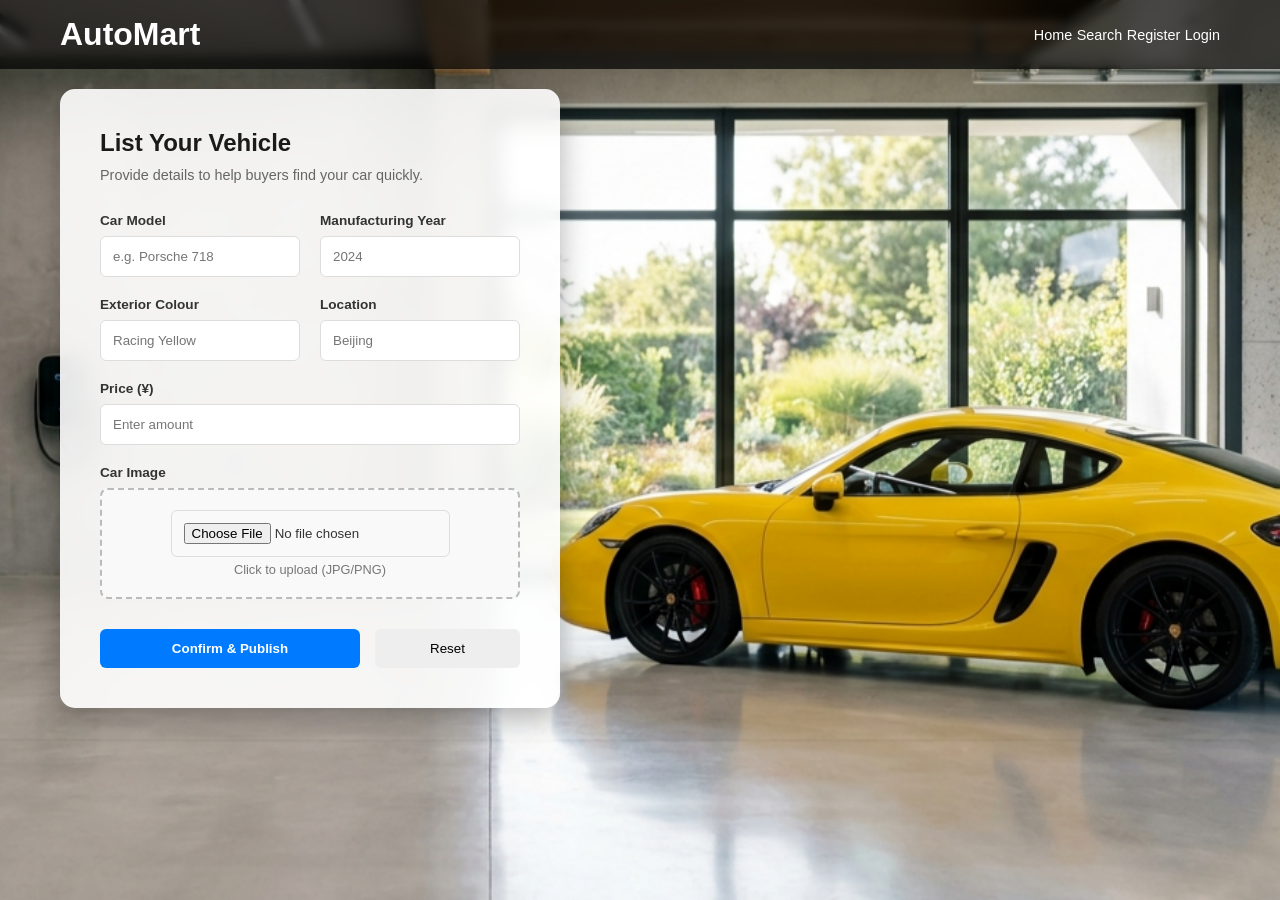
<file: index.html>
<!DOCTYPE html>
<html lang="en">
<head>
    <meta charset="UTF-8">
    <meta name="viewport" content="width=device-width, initial-scale=1.0">
    <title>Add Car - Online Car Sale</title>
    <style>
        /* Basic style reset */
        * { box-sizing: border-box; margin: 0; padding: 0; }

        body {
            font-family: 'Segoe UI', Tahoma, Geneva, Verdana, sans-serif;
            /* 1. Set background image */
            background: url('porsche.png.png') no-repeat center center fixed;
            background-size: cover;
            color: #333;
            min-height: 100vh;
        }

        .site-header {
            background: rgba(0, 0, 0, 0.7);
            color: white;
            padding: 1rem 0;
            backdrop-filter: blur(5px);
        }

        .header-container {
            max-width: 1200px;
            margin: 0 auto;
            padding: 0 20px;
            display: flex;
            justify-content: space-between; 
            align-items: center;
        }

        .container {
            max-width: 1200px;
            margin: 0 auto;
            padding: 0 20px;
            display: flex;
            justify-content: flex-start; 
            align-items: center;
            min-height: calc(100vh - 80px);
        }

        /* 3. Form wrapper styles with glassmorphism */
        .form-wrapper {
            background: rgba(255, 255, 255, 0.9);
            backdrop-filter: blur(10px);
            padding: 40px;
            border-radius: 15px;
            box-shadow: 0 10px 30px rgba(0,0,0,0.3);
            width: 100%;
            max-width: 500px;
            margin: 20px 0;
        }

        h2 { margin-bottom: 10px; color: #1a1a1a; }
        .subtitle { margin-bottom: 30px; color: #666; font-size: 0.9rem; }

        /* Internal form layout */
        .form-grid {
            display: grid;
            grid-template-columns: 1fr 1fr;
            gap: 20px;
        }

        .form-group { display: flex; flex-direction: column; }
        .full-width { grid-column: span 2; }

        label { margin-bottom: 8px; font-weight: 600; font-size: 0.85rem; }
        input {
            padding: 12px;
            border: 1px solid #ddd;
            border-radius: 6px;
            outline: none;
            transition: border-color 0.3s;
        }
        input:focus { border-color: #007bff; }

        /* Upload box styles */
        .file-upload-box {
            border: 2px dashed #bbb;
            padding: 20px;
            text-align: center;
            border-radius: 8px;
            background: #f9f9f9;
            cursor: pointer;
        }

        .form-actions {
            margin-top: 30px;
            display: flex;
            gap: 15px;
        }

        .btn-primary {
            background: #007bff;
            color: white;
            border: none;
            padding: 12px 25px;
            border-radius: 6px;
            cursor: pointer;
            font-weight: bold;
            flex: 2;
        }

        .btn-secondary {
            background: #eee;
            border: none;
            padding: 12px 20px;
            border-radius: 6px;
            cursor: pointer;
            flex: 1;
        }

        nav a { color: #fff; text-decoration: none; font-size: 0.9rem; }
        nav a:hover { text-decoration: underline; }
        
        /* Responsive adjustments */
        @media (max-width: 768px) {
            .container { justify-content: center; }
            .form-grid { grid-template-columns: 1fr; }
            .full-width { grid-column: span 1; }
        }
    </style>
</head>
<script>
    const form = document.getElementById('addCarForm');
    const imageInput = document.getElementById('image');

    // Image Preview Logic
    imageInput.addEventListener('change', function(e) {
        const file = e.target.files[0];
        if (file && file.type.startsWith('image/')) {
            const reader = new FileReader();
            reader.onload = function(event) {
                const previewBox = document.querySelector('.file-upload-box');
                previewBox.style.backgroundImage = `url(${event.target.result})`;
                previewBox.style.backgroundSize = 'cover';
                previewBox.querySelector('.upload-hint').style.display = 'none';
            };
            reader.readAsDataURL(file);
        }
    });

    // Form Validation Logic
    form.addEventListener('submit', function(e) {
        const year = document.getElementById('year').value;
        const currentYear = new Date().getFullYear();
        if (year > currentYear + 1) {
            alert('Please enter a valid manufacturing year.');
            e.preventDefault();
        }
    });
</script>
<body>
    <header class="site-header">
        <div class="header-container">
            <h1>AutoMart</h1>
            <nav class="nav-menu">
                <a href="home.html">Home</a>
                <a href="search.html">Search</a>
                <a href="register.html">Register</a>
                <a href="login.html">Login</a>
            </nav>
        </div>
    </header>

    <main class="container" style="min-height: auto; justify-content: space-between;" >
        <section class="form-wrapper">
            <h2>List Your Vehicle</h2>
            <p class="subtitle">Provide details to help buyers find your car quickly.</p>
            
            <form id="addCarForm" action="#" method="POST" enctype="multipart/form-data">
                <div class="form-grid">
                    <div class="form-group">
                        <label for="model">Car Model</label>
                        <input type="text" id="model" name="model" placeholder="e.g. Porsche 718" required>
                    </div>

                    <div class="form-group">
                        <label for="year">Manufacturing Year</label>
                        <input type="number" id="year" name="year" placeholder="2024" min="1900" max="2026" required>
                    </div>

                    <div class="form-group">
                        <label for="color">Exterior Colour</label>
                        <input type="text" id="color" name="color" placeholder="Racing Yellow" required>
                    </div>

                    <div class="form-group">
                        <label for="location">Location</label>
                        <input type="text" id="location" name="location" placeholder="Beijing" required>
                    </div>

                    <div class="form-group full-width">
                        <label for="price">Price (¥)</label>
                        <input type="number" id="price" name="price" placeholder="Enter amount" min="0" required>
                    </div>

                    <div class="form-group full-width upload-group">
                        <label for="image">Car Image</label>
                        <div class="file-upload-box">
                            <input type="file" id="image" name="image" accept="image/png, image/jpeg" required>
                            <p class="upload-hint" style="font-size: 0.8rem; color: #777; margin-top: 5px;">Click to upload (JPG/PNG)</p>
                        </div>
                    </div>
                </div>

                <div class="form-actions">
                    <button type="submit" class="btn-primary">Confirm & Publish</button>
                    <button type="reset" class="btn-secondary">Reset</button>
                </div>
            </form>
        </section>
    </main>
</body>
</html>
</file>
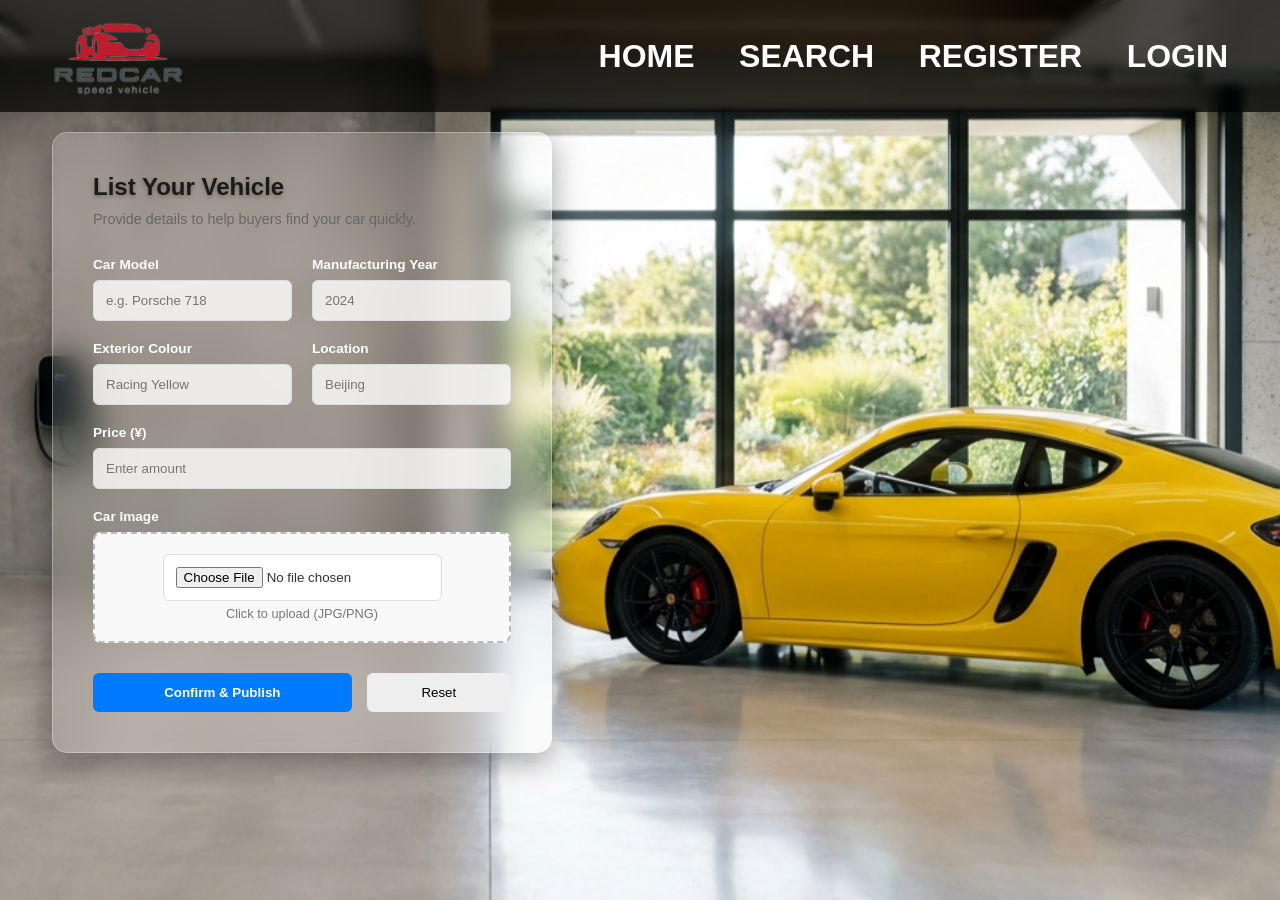
<file: addcar.html>
<!DOCTYPE html>
<html lang="en">
<head>
    <meta charset="UTF-8">
    <meta name="viewport" content="width=device-width, initial-scale=1.0">
    <title>Add Car - Online Car Sale</title>
    <style>
        /* Basic style reset */
        * { box-sizing: border-box; margin: 0; padding: 0; }

        body {
            font-family: 'Segoe UI', Tahoma, Geneva, Verdana, sans-serif;
            /* 1. Set background image */
            background: url('porsche.png.png') no-repeat center center fixed;
            background-size: cover;
            color: #333;
            min-height: 100vh;
        }

        .site-header {
            background: rgba(0, 0, 0, 0.7);
            color: white;
            padding: 1rem 0;
            backdrop-filter: blur(5px);
        }
        
        .site-logo {
             height: 80px;
             width: auto;
             display: block;
        }

        .header-container {
            max-width: 95%;
            margin: 0 auto;
            padding: 0 20px;
            display: flex;
            justify-content: space-between; 
            align-items: center;
        }

        .logo-container {
             margin-left: 10;
        }

        .container {
            max-width: 95%;
            margin: 0 auto;
            padding: 0 20px;
            display: flex;
            justify-content: flex-start; 
            align-items: center;
            min-height: calc(100vh - 80px);
        }

        /* 3. Form wrapper styles with glassmorphism */
        .form-wrapper {
            background: rgba(255, 255, 255, 0.15); 
            backdrop-filter: blur(15px);
            -webkit-backdrop-filter: blur(15px);
            border: 1px solid rgba(255, 255, 255, 0.3);
            box-shadow: 0 8px 32px 0 rgba(0, 0, 0, 0.37);
            padding: 40px;
            border-radius: 15px;
            width: 100%;
            max-width: 500px;
            margin: 20px 0;
        }
        
        h2 { 
            margin-bottom: 10px; 
            color: #ffffff;
            text-shadow: 0 2px 4px rgba(0,0,0,0.3);
        }

        .subtitle { 
            margin-bottom: 30px; 
            color: #e0e0e0;
        }
        
        label { 
            margin-bottom: 8px; 
            font-weight: 600; 
            font-size: 0.85rem; 
            color: #ffffff; 
        }
        
        input {
            padding: 12px;
            border: 1px solid rgba(255, 255, 255, 0.3);
            border-radius: 6px;
            background: rgba(255, 255, 255, 0.8);
            outline: none;
            transition: all 0.3s;
        }

        h2 { margin-bottom: 10px; color: #1a1a1a; }
        .subtitle { margin-bottom: 30px; color: #666; font-size: 0.9rem; }

        /* Internal form layout */
        .form-grid {
            display: grid;
            grid-template-columns: 1fr 1fr;
            gap: 20px;
        }

        .form-group { display: flex; flex-direction: column; }
        .full-width { grid-column: span 2; }

        label { margin-bottom: 8px; font-weight: 600; font-size: 0.85rem; }
        input {
            padding: 12px;
            border: 1px solid #ddd;
            border-radius: 6px;
            outline: none;
            transition: border-color 0.3s;
        }
        input:focus { border-color: #007bff; }

        /* Upload box styles */
        .file-upload-box {
            border: 2px dashed #bbb;
            padding: 20px;
            text-align: center;
            border-radius: 8px;
            background: #f9f9f9;
            cursor: pointer;
        }

        .form-actions {
            margin-top: 30px;
            display: flex;
            gap: 15px;
        }

        .btn-primary {
            background: #007bff;
            color: white;
            border: none;
            padding: 12px 25px;
            border-radius: 6px;
            cursor: pointer;
            font-weight: bold;
            flex: 2;
        }

        .btn-secondary {
            background: #eee;
            border: none;
            padding: 12px 20px;
            border-radius: 6px;
            cursor: pointer;
            flex: 1;
        }

        nav a { 
            color: #fff; 
            text-decoration: none; 
            font-size: 2rem; 
            font-weight: 800;
            margin-left: 40px; 
            transition: color 0.3s;
            text-transform: uppercase;
        }
        nav a:hover { text-decoration: underline; }
        
        /* Responsive adjustments */
        @media (max-width: 768px) {
            .container { justify-content: center; }
            .form-grid { grid-template-columns: 1fr; }
            .full-width { grid-column: span 1; }
        }
    </style>
</head>
<script>
    const form = document.getElementById('addCarForm');
    const imageInput = document.getElementById('image');

    // Image Preview Logic
    imageInput.addEventListener('change', function(e) {
        const file = e.target.files[0];
        if (file && file.type.startsWith('image/')) {
            const reader = new FileReader();
            reader.onload = function(event) {
                const previewBox = document.querySelector('.file-upload-box');
                previewBox.style.backgroundImage = `url(${event.target.result})`;
                previewBox.style.backgroundSize = 'cover';
                previewBox.querySelector('.upload-hint').style.display = 'none';
            };
            reader.readAsDataURL(file);
        }
    });

    // Form Validation Logic
    form.addEventListener('submit', function(e) {
        const year = document.getElementById('year').value;
        const currentYear = new Date().getFullYear();
        if (year > currentYear + 1) {
            alert('Please enter a valid manufacturing year.');
            e.preventDefault();
        }
    });
</script>
<body>
    <header class="site-header">
    <div class="header-container">
        <a href="home.html" class="logo-container">
            <img src="logo.png" alt="RedCar Logo" class="site-logo">
        </a>
        
        <nav class="nav-menu">
            <a href="home.html">Home</a>
            <a href="search.html">Search</a>
            <a href="registration.html">Register</a>
            <a href="login.html">Login</a>
        </nav> 
    </div>
</header>

    <main class="container" style="min-height: auto; justify-content: space-between;" >
        <section class="form-wrapper">
            <h2>List Your Vehicle</h2>
            <p class="subtitle">Provide details to help buyers find your car quickly.</p>
            
            <form id="addCarForm" action="#" method="POST" enctype="multipart/form-data">
                <div class="form-grid">
                    <div class="form-group">
                        <label for="model">Car Model</label>
                        <input type="text" id="model" name="model" placeholder="e.g. Porsche 718" required>
                    </div>

                    <div class="form-group">
                        <label for="year">Manufacturing Year</label>
                        <input type="number" id="year" name="year" placeholder="2024" min="1900" max="2026" required>
                    </div>

                    <div class="form-group">
                        <label for="color">Exterior Colour</label>
                        <input type="text" id="color" name="color" placeholder="Racing Yellow" required>
                    </div>

                    <div class="form-group">
                        <label for="location">Location</label>
                        <input type="text" id="location" name="location" placeholder="Beijing" required>
                    </div>

                    <div class="form-group full-width">
                        <label for="price">Price (¥)</label>
                        <input type="number" id="price" name="price" placeholder="Enter amount" min="0" required>
                    </div>

                    <div class="form-group full-width upload-group">
                        <label for="image">Car Image</label>
                        <div class="file-upload-box">
                            <input type="file" id="image" name="image" accept="image/png, image/jpeg" required>
                            <p class="upload-hint" style="font-size: 0.8rem; color: #777; margin-top: 5px;">Click to upload (JPG/PNG)</p>
                        </div>
                    </div>
                </div>

                <div class="form-actions">
                    <button type="submit" class="btn-primary">Confirm & Publish</button>
                    <button type="reset" class="btn-secondary">Reset</button>
                </div>
            </form>
        </section>
    </main>
</body>
</html>
</file>
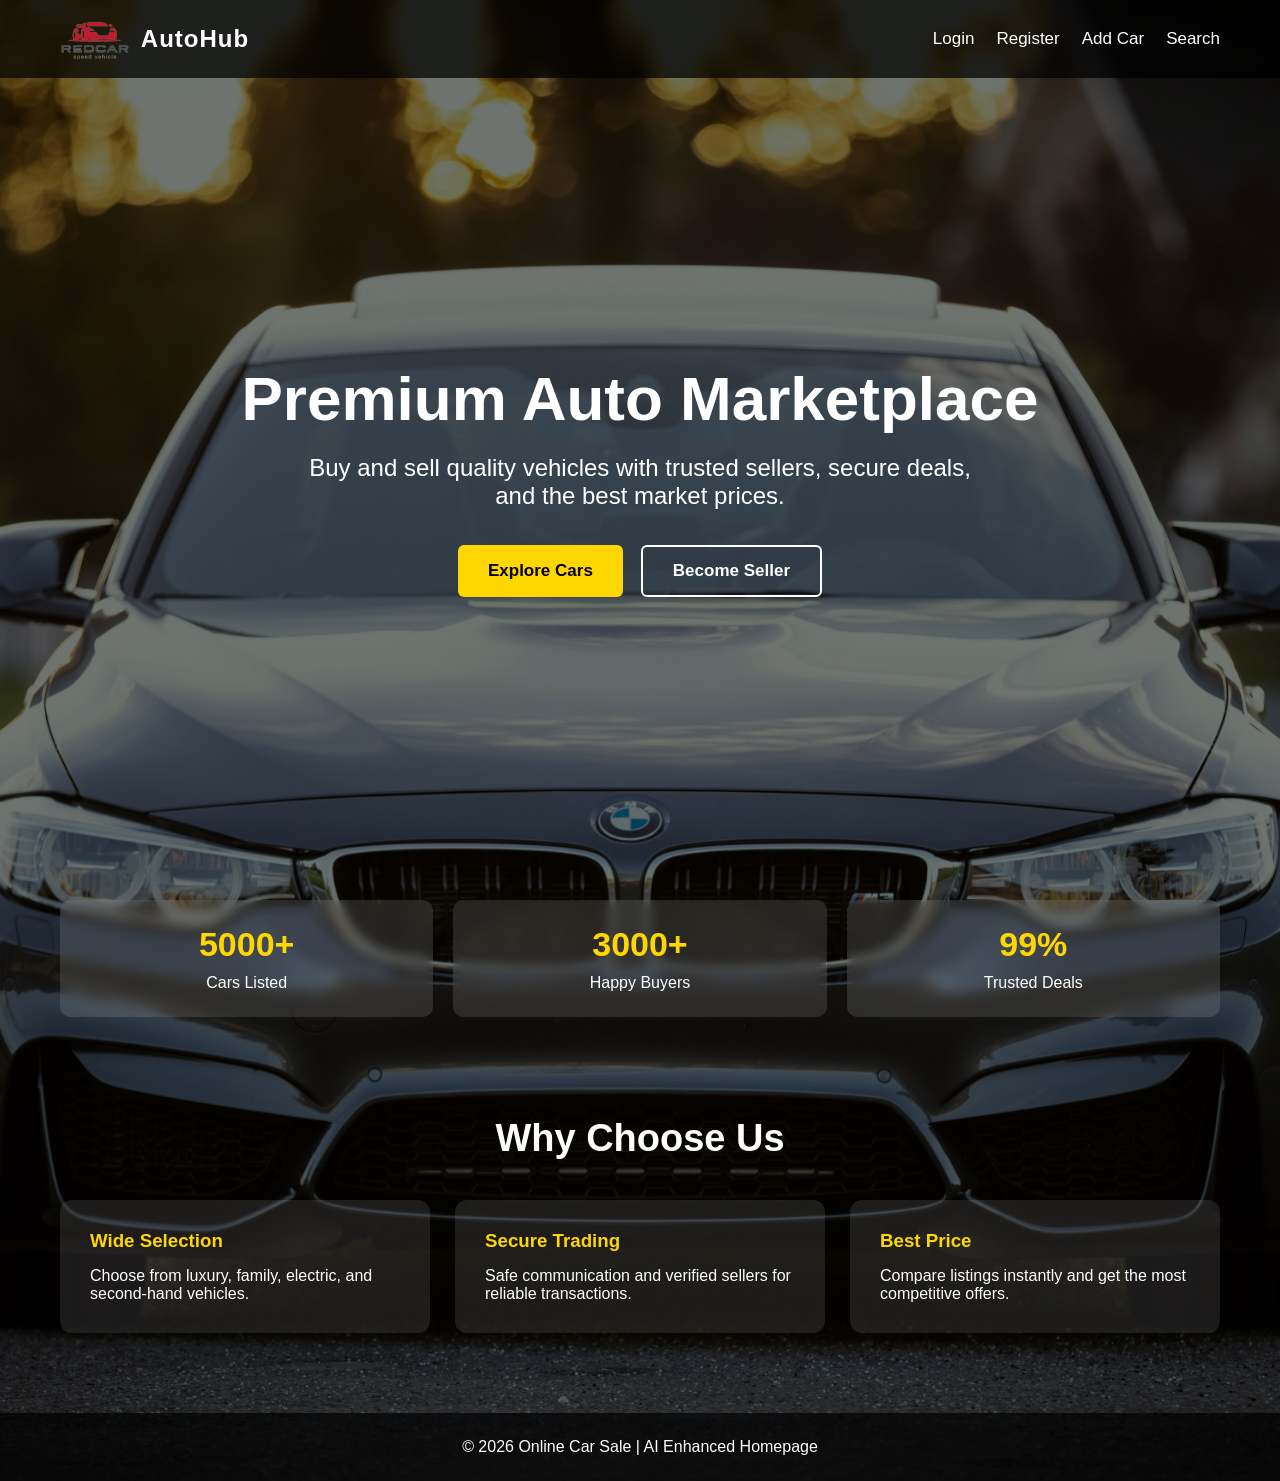
<file: home.html>
<!DOCTYPE html>
<html lang="en">
<head>
<meta charset="UTF-8">
<meta name="viewport" content="width=device-width, initial-scale=1.0">
<title>Online Car Sale | Premium Auto Marketplace</title>
<style>
*{
    margin:0;
    padding:0;
    box-sizing:border-box;
}

html{
    scroll-behavior:smooth;
}

body{
    font-family: Arial, Helvetica, sans-serif;
    background:
    linear-gradient(rgba(0,0,0,0.55),rgba(0,0,0,0.55)),
    url("background.jpg") center/cover no-repeat;
    min-height:100vh;
    color:white;
}

/* Navbar */
.nav{
    position:fixed;
    top:0;
    width:100%;
    display:flex;
    justify-content:space-between;
    align-items:center;
    padding:18px 60px;
    background:rgba(0,0,0,0.72);
    backdrop-filter:blur(8px);
    z-index:1000;
}

.brand{
    display:flex;
    align-items:center;
    gap:12px;
}

.logo{
    height:42px;
}

.brand h2{
    font-size:24px;
    letter-spacing:1px;
}

.menu{
    display:flex;
    gap:22px;
    flex-wrap:wrap;
}

.menu a{
    color:white;
    text-decoration:none;
    font-size:17px;
    transition:0.3s;
    position:relative;
}

.menu a::after{
    content:"";
    position:absolute;
    left:0;
    bottom:-5px;
    width:0%;
    height:2px;
    background:#ffd700;
    transition:0.3s;
}

.menu a:hover::after{
    width:100%;
}

.menu a:hover{
    color:#ffd700;
}

/* Hero */
.hero{
    min-height:100vh;
    display:flex;
    flex-direction:column;
    justify-content:center;
    align-items:center;
    text-align:center;
    padding:120px 20px 60px;
}

.hero h1{
    font-size:62px;
    margin-bottom:20px;
    animation:fadeDown 1.2s ease;
}

.hero p{
    font-size:24px;
    margin-bottom:35px;
    max-width:700px;
    animation:fadeUp 1.2s ease;
}

.btn-group{
    display:flex;
    gap:18px;
    flex-wrap:wrap;
}

.btn{
    padding:14px 30px;
    border:none;
    border-radius:6px;
    font-size:17px;
    font-weight:bold;
    cursor:pointer;
    transition:0.3s;
}

.primary{
    background:#ffd700;
    color:black;
}

.secondary{
    background:transparent;
    border:2px solid white;
    color:white;
}

.btn:hover{
    transform:translateY(-4px);
}

/* Stats */
.stats{
    display:grid;
    grid-template-columns:repeat(auto-fit,minmax(220px,1fr));
    gap:20px;
    padding:0 60px 70px;
}

.stat-box{
    background:rgba(255,255,255,0.12);
    padding:25px;
    border-radius:10px;
    text-align:center;
    backdrop-filter:blur(6px);
}

.stat-box h2{
    color:#ffd700;
    font-size:34px;
    margin-bottom:10px;
}

/* Features */
.features{
    padding:30px 60px 80px;
}

.title{
    text-align:center;
    font-size:38px;
    margin-bottom:40px;
}

.grid{
    display:grid;
    grid-template-columns:repeat(auto-fit,minmax(260px,1fr));
    gap:25px;
}

.box{
    background:rgba(255,255,255,0.1);
    padding:30px;
    border-radius:12px;
    transition:0.35s;
}

.box:hover{
    transform:translateY(-8px);
    background:rgba(255,255,255,0.18);
}

.box h3{
    margin-bottom:15px;
    color:#ffd700;
}

/* Footer */
footer{
    text-align:center;
    padding:25px;
    background:rgba(0,0,0,0.72);
}

/* Animation */
@keyframes fadeDown{
    from{opacity:0; transform:translateY(-30px);}
    to{opacity:1; transform:translateY(0);}
}

@keyframes fadeUp{
    from{opacity:0; transform:translateY(30px);}
    to{opacity:1; transform:translateY(0);}
}

/* Responsive */
@media(max-width:768px){

.nav{
    flex-direction:column;
    gap:15px;
    padding:18px 20px;
}

.hero h1{
    font-size:40px;
}

.hero p{
    font-size:19px;
}

.stats,
.features{
    padding-left:20px;
    padding-right:20px;
}
}
</style>
</head>

<body>

<!-- Navbar -->
<div class="nav">
    <div class="brand">
        <img src="logo.png" class="logo" alt="Logo">
        <h2>AutoHub</h2>
    </div>

    <div class="menu">
        <a href="login.html">Login</a>
        <a href="registration.html">Register</a>
        <a href="addcar.html">Add Car</a>
        <a href="search.html">Search</a>
    </div>
</div>

<!-- Hero -->
<section class="hero">
    <h1>Premium Auto Marketplace</h1>
    <p>Buy and sell quality vehicles with trusted sellers, secure deals, and the best market prices.</p>

    <div class="btn-group">
        <button class="btn primary" onclick="welcome()">Explore Cars</button>
        <button class="btn secondary" onclick="location.href='register.html'">Become Seller</button>
    </div>
</section>

<!-- Stats -->
<section class="stats">
    <div class="stat-box">
        <h2>5000+</h2>
        <p>Cars Listed</p>
    </div>

    <div class="stat-box">
        <h2>3000+</h2>
        <p>Happy Buyers</p>
    </div>

    <div class="stat-box">
        <h2>99%</h2>
        <p>Trusted Deals</p>
    </div>
</section>

<!-- Features -->
<section class="features">
    <h2 class="title">Why Choose Us</h2>

    <div class="grid">

        <div class="box">
            <h3>Wide Selection</h3>
            <p>Choose from luxury, family, electric, and second-hand vehicles.</p>
        </div>

        <div class="box">
            <h3>Secure Trading</h3>
            <p>Safe communication and verified sellers for reliable transactions.</p>
        </div>

        <div class="box">
            <h3>Best Price</h3>
            <p>Compare listings instantly and get the most competitive offers.</p>
        </div>

    </div>
</section>

<footer>
    <p>© 2026 Online Car Sale | AI Enhanced Homepage</p>
</footer>

<script>
function welcome(){
    alert("Welcome! Start searching your dream car now.");
}
</script>

</body>
</html>
</file>
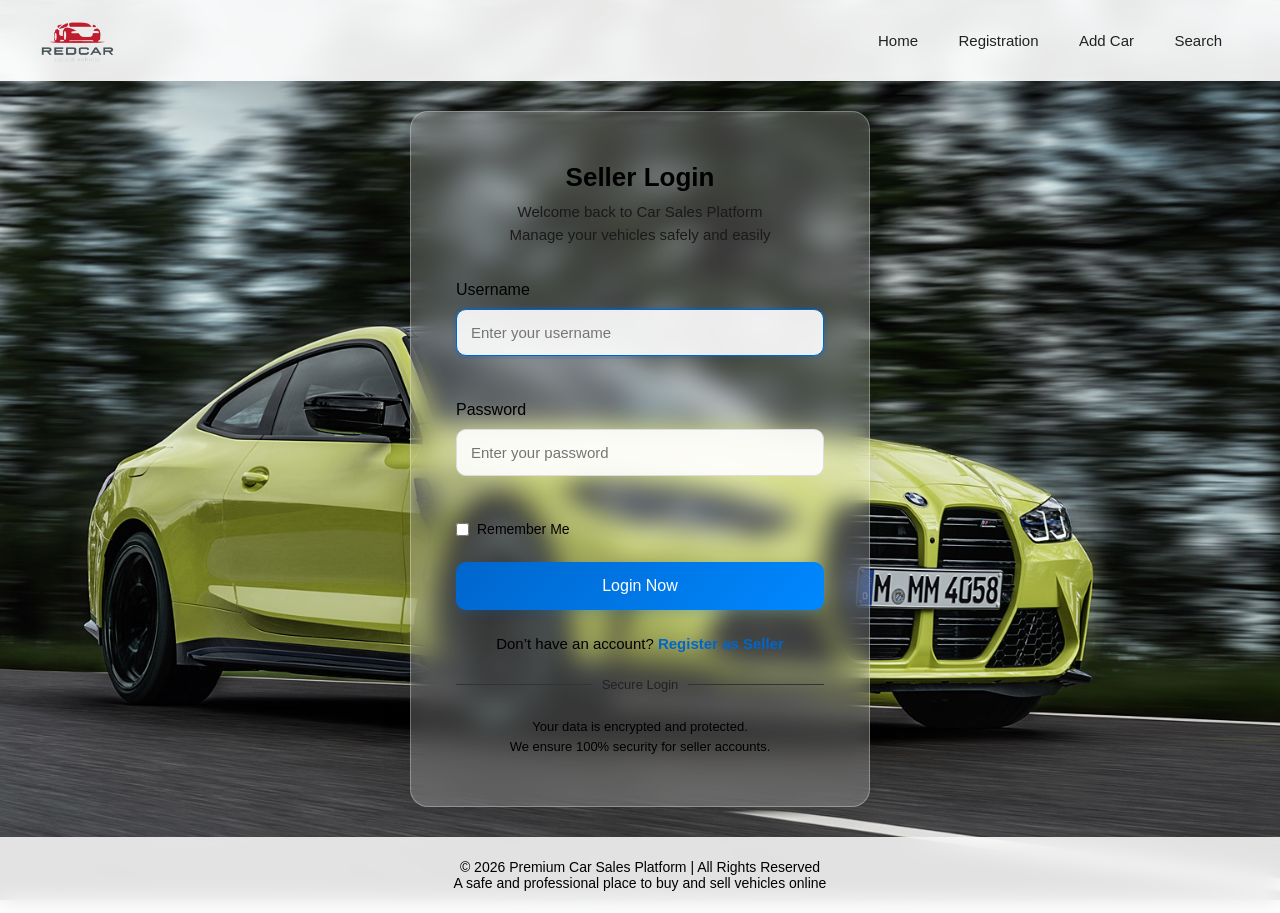
<file: Login.html>
<!DOCTYPE html>
<html lang="en">
<head>
    <meta charset="UTF-8">
    <meta name="viewport" content="width=device-width, initial-scale=1.0">
    <title>Car Sales - Seller Login</title>
    <style>
        * {
            margin: 0;
            padding: 0;
            box-sizing: border-box;
            font-family: 'Segoe UI', Roboto, Arial, sans-serif;
        }

        body {
            background-color: #f5f7fa;
            background-image: url('background1.jpg');
            background-size: cover;
            background-position: center;
            background-attachment: fixed;
            min-height: 100vh;
            display: flex;
            flex-direction: column;
        }

        .navbar {
            display: flex;
            align-items: center;
            justify-content: space-between;
            background: rgba(255, 255, 255, 0.9);
            backdrop-filter: blur(10px);
            padding: 18px 40px;
            box-shadow: 0 4px 15px rgba(0,0,0,0.05);
            position: sticky;
            top: 0;
            z-index: 999;
        }

        .logo {
            height: 45px;
        }

        .nav-links a {
            margin: 0 18px;
            text-decoration: none;
            color: #222;
            font-weight: 500;
            font-size: 15px;
            transition: color 0.3s ease;
        }

        .nav-links a:hover {
            color: #0066cc;
        }

        .page-wrapper {
            flex: 1;
            display: flex;
            align-items: center;
            justify-content: center;
            padding: 30px;
        }

        .login-container {
            max-width: 460px;
            width: 100%;
            background: rgba(255, 255, 255, 0.205);
            backdrop-filter: blur(12px);
            padding: 50px 45px;
            border-radius: 18px;
            box-shadow: 0 10px 30px rgba(0,0,0,0.1);
            border: 1px solid rgba(255,255,255,0.3);
        }

        .login-container h2 {
            text-align: center;
            margin-bottom: 8px;
            color: #000000;
            font-size: 26px;
        }

        .subtitle {
            text-align: center;
            color: #1a1a1a;
            margin-bottom: 35px;
            font-size: 15px;
            line-height: 1.5;
            font-weight: 500;
        }

        .form-group {
            margin-bottom: 24px;
        }

        label {
            display: block;
            margin-bottom: 10px;
            font-weight: 500;
            color: #000;
        }

        input {
            width: 100%;
            padding: 14px;
            border: 1px solid #ddd;
            border-radius: 10px;
            font-size: 15px;
            background: rgba(255,255,255,0.9);
            transition: all 0.3s ease;
        }

        input:focus {
            outline: none;
            border-color: #0066cc;
            box-shadow: 0 0 0 3px rgba(0,102,204,0.15);
        }

        .remember-me {
            display: flex;
            align-items: center;
            gap: 8px;
            margin-bottom: 25px;
            font-size: 14px;
            color: #000;
        }
        .remember-me input {
            width: auto;
        }
        .remember-me label {
            margin: 0;
            font-weight: normal;
            color: #000;
        }

        button {
            width: 100%;
            padding: 15px;
            background: linear-gradient(135deg, #0066cc, #0088ff);
            color: white;
            border: none;
            border-radius: 10px;
            font-size: 16px;
            font-weight: 500;
            cursor: pointer;
            transition: all 0.3s ease;
            box-shadow: 0 4px 10px rgba(0,102,204,0.2);
        }

        button:hover {
            transform: translateY(-2px);
            box-shadow: 0 6px 15px rgba(0,102,204,0.3);
        }

        button:active {
            transform: translateY(0);
        }

        .register-prompt {
            text-align: center;
            margin-top: 25px;
            font-size: 15px;
            color: #000;
            font-weight: 500;
        }

        .register-prompt a {
            color: #0066cc;
            text-decoration: none;
            font-weight: 600;
        }

        .divider {
            display: flex;
            align-items: center;
            margin: 25px 0;
            color: #222;
            font-size: 13px;
        }

        .divider::before, .divider::after {
            content: '';
            flex: 1;
            height: 1px;
            background: #333;
        }

        .divider span {
            padding: 0 10px;
        }

        .tips {
            text-align: center;
            font-size: 13px;
            color: #000;
            font-weight: 500;
            margin-top: 10px;
            line-height: 1.5;
        }

        .error {
            color: #e53935;
            font-size: 12px;
            margin-top: 6px;
            height: 15px;
        }

        footer {
            text-align: center;
            padding: 22px;
            color: #000;
            font-weight: 500;
            font-size: 14px;
            background: rgba(255,255,255,0.85);
            backdrop-filter: blur(10px);
        }

        @media (max-width: 768px) {
            .navbar {
                flex-direction: column;
                gap: 12px;
                padding: 18px 20px;
            }
            .nav-links a {
                margin: 0 10px;
                font-size: 14px;
            }
            .login-container {
                padding: 40px 30px;
            }
        }
    </style>
</head>
<body>

    <div class="navbar">
        <img src="logo.png" alt="Car Sales Logo" class="logo">
        <div class="nav-links">
            <a href="home.html">Home</a>
            <a href="registration.html">Registration</a>
            <a href="addcar.html">Add Car</a>
            <a href="search.html">Search</a>
        </div>
    </div>

    <div class="page-wrapper">
        <div class="login-container">
            <h2>Seller Login</h2>
            <p class="subtitle">Welcome back to Car Sales Platform<br>Manage your vehicles safely and easily</p>

            <form id="loginForm">
                <div class="form-group">
                    <label>Username</label>
                    <input type="text" id="username" placeholder="Enter your username">
                    <div class="error" id="usernameError"></div>
                </div>

                <div class="form-group">
                    <label>Password</label>
                    <input type="password" id="password" placeholder="Enter your password">
                    <div class="error" id="passwordError"></div>
                </div>

                <div class="remember-me">
                    <input type="checkbox" id="remember">
                    <label for="remember">Remember Me</label>
                </div>

                <button type="submit">Login Now</button>

                <div class="register-prompt">
                    Don’t have an account? <a href="registration.html">Register as Seller</a>
                </div>

                <div class="divider">
                    <span>Secure Login</span>
                </div>

                <p class="tips">
                    Your data is encrypted and protected.<br>
                    We ensure 100% security for seller accounts.
                </p>
            </form>
        </div>
    </div>

    <footer>
        © 2026 Premium Car Sales Platform | All Rights Reserved<br>
        A safe and professional place to buy and sell vehicles online
    </footer>

    <script>
        const form = document.getElementById('loginForm');
        const username = document.getElementById('username');
        const password = document.getElementById('password');
        const usernameError = document.getElementById('usernameError');
        const passwordError = document.getElementById('passwordError');
        const alphanumeric = /^[a-zA-Z0-9]+$/;

        window.addEventListener('load', () => {
            username.focus();
        });

        form.addEventListener('submit', function(e) {
            e.preventDefault();
            let valid = true;

            if (username.value.length < 6 || !alphanumeric.test(username.value)) {
                usernameError.textContent = 'Username must be at least 6 alphanumeric characters';
                valid = false;
            } else {
                usernameError.textContent = '';
            }

            if (password.value.length < 6 || !alphanumeric.test(password.value)) {
                passwordError.textContent = 'Password must be at least 6 alphanumeric characters';
                valid = false;
            } else {
                passwordError.textContent = '';
            }

            if (valid) {
                alert('Login successfully! Welcome back.');
                form.reset();
            }
        });
    </script>
</body>
</html>
</file>
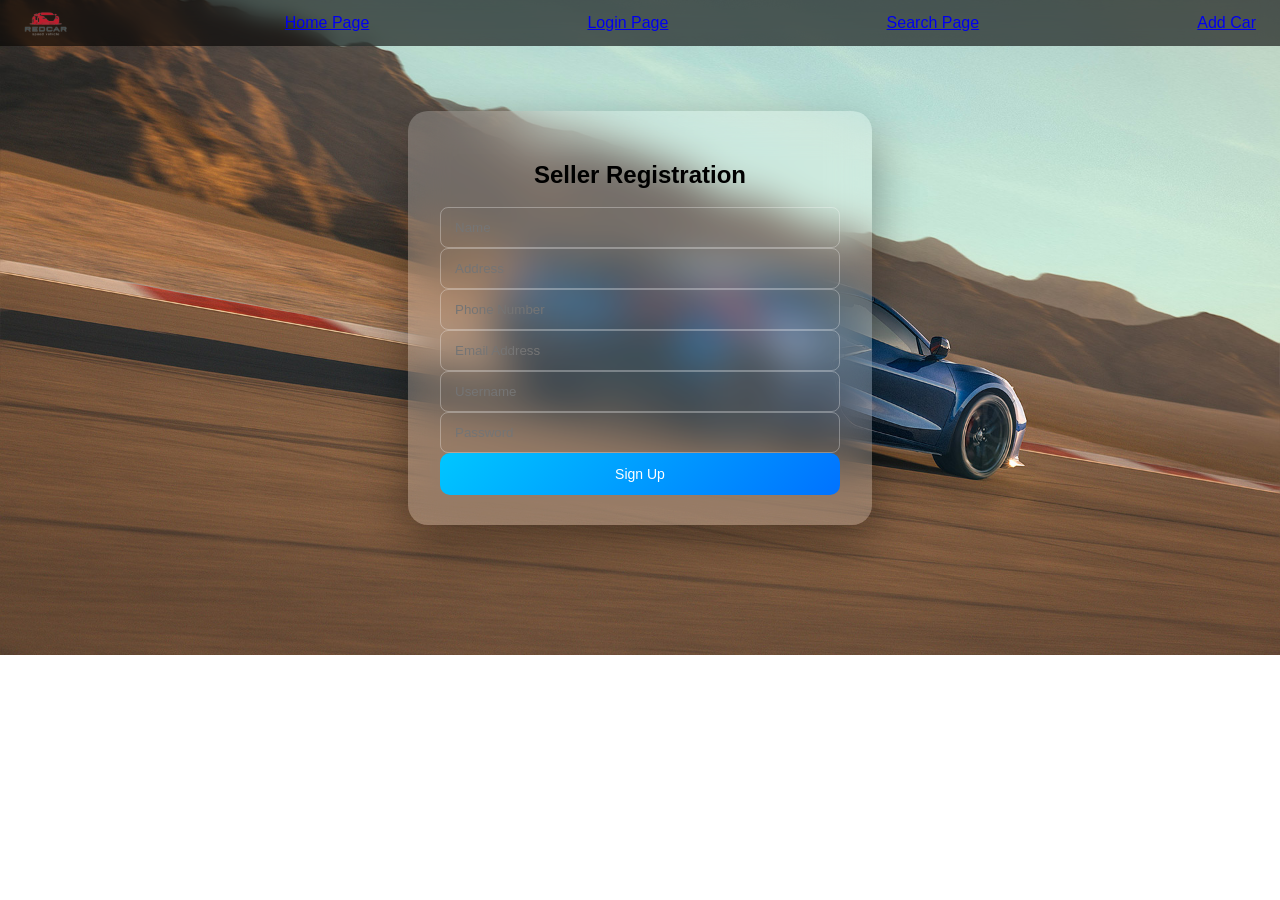
<file: register.html>
<!DOCTYPE html>
<html lang="en">
<head>
    <meta charset="UTF-8">
    <title>Register</title>
    <link rel="stylesheet" href="style.css">
</head>
<body>

    <div class="nav">
        <img src="logo.png" class="logo">
        
        <a href="home.html">Home Page</a >
        <a href="login.html">Login Page</a>
        <a href="search.html">Search Page</a >
        <a href="addcar.html">Add Car</a >
    </div>
    <div class="container">
    <h2>Seller Registration</h2>

    
        <form id="registerForm">
            <!-- 姓名 -->
            <input type="text" name="name" placeholder="Name" required>
            <span class="error" id="nameError"></span>

            <!-- 地址 -->
            <input type="text" name="address" placeholder="Address" required>
            <span class="error" id="addressError"></span>

            <!-- 电话 -->
            <input type="text" name="phone" placeholder="Phone Number" required>
            <span class="error" id="phoneError"></span>

            <!-- 邮箱 -->
            <input type="text" name="email" placeholder="Email Address" required>
            <span class="error" id="emailError"></span>

            <!-- 用户名 -->
            <input type="text" name="username" placeholder="Username" required>
            <span class="error" id="usernameError"></span>

            <!-- 密码 -->
            <input type="password" name="password" placeholder="Password" required>
            <span class="error" id="passwordError"></span>

            <button type="submit">Sign Up</button>
        </form>
    </div>
<script src="script.js"></script>
</body>
</html>
</file>
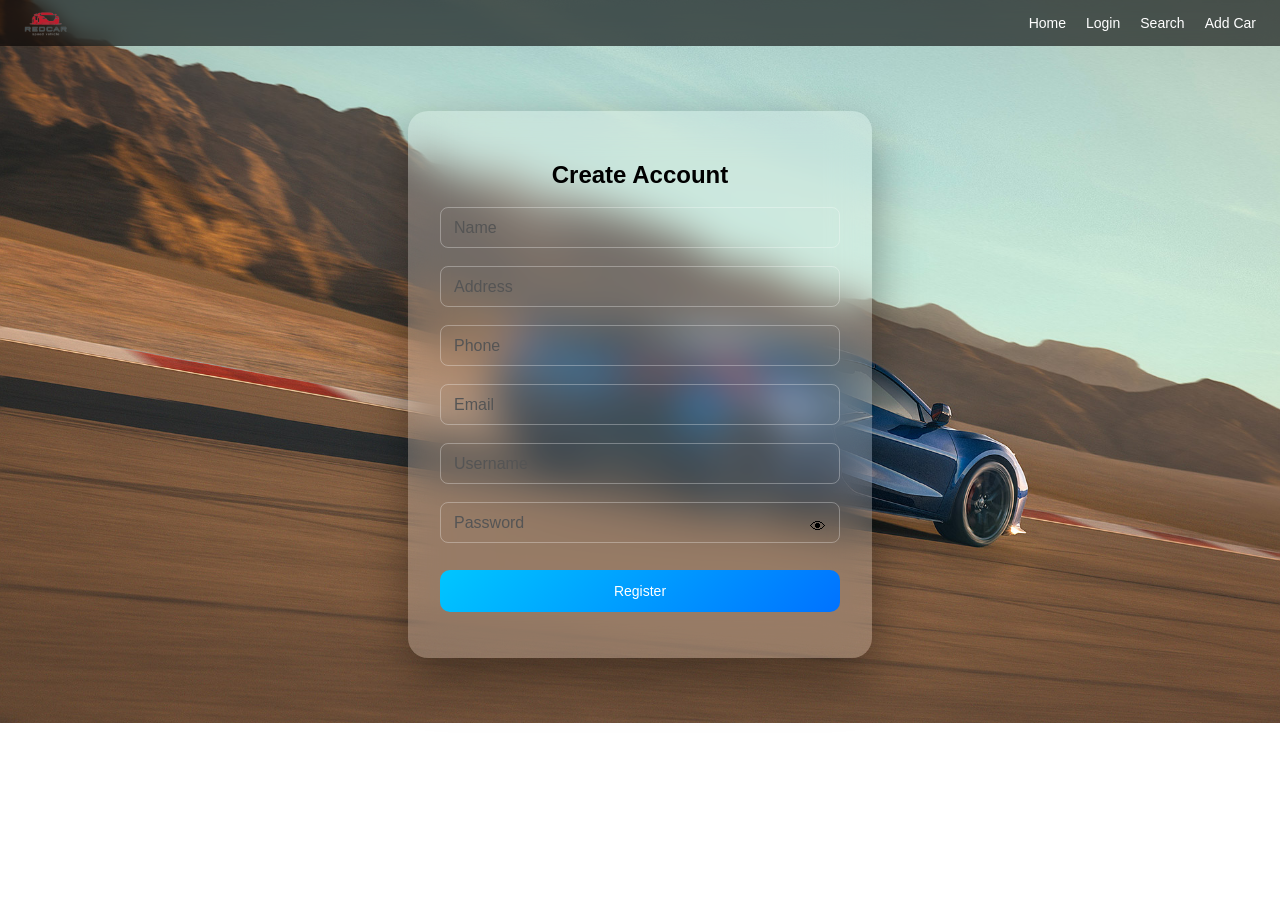
<file: registration.html>
<!DOCTYPE html>
<html lang="en">
<head>
    <meta charset="UTF-8">
    <title>Seller Register</title>
    <link rel="stylesheet" href="style.css">
</head>
<body>

<nav class="nav">
    <img src="logo.png" class="logo">

    <div class="nav-links">
        <a href="home.html">Home</a>
        <a href="login.html">Login</a>
        <a href="search.html">Search</a>
        <a href="addcar.html">Add Car</a>
    </div>
</nav>

<div class="container" id="card">
    <h2>Create Account</h2>

    <form id="form">

        <div class="form-group">
            <input type="text" name="name" required>
            <label>Name</label>
            <small class="error"></small>
        </div>

        <div class="form-group">
            <input type="text" name="address" required>
            <label>Address</label>
            <small class="error"></small>
        </div>

        <div class="form-group">
            <input type="tel" name="phone" required>
            <label>Phone</label>
            <small class="error"></small>
        </div>

        <div class="form-group">
            <input type="email" name="email" required>
            <label>Email</label>
            <small class="error"></small>
        </div>

        <div class="form-group">
            <input type="text" name="username" required>
            <label>Username</label>
            <small class="error"></small>
        </div>

        <div class="form-group password-group">
            <input type="password" name="password" id="password" required>
            <label>Password</label>
            <span id="toggle">👁</span>
            <div class="strength"></div>
            <small class="error"></small>
        </div>

        <button type="submit" id="btn">
            <span class="btn-text">Register</span>
            <div class="spinner"></div>
        </button>

        <p id="success"></p>

    </form>
</div>

<script src="script.js"></script>
</body>
</html>
</file>
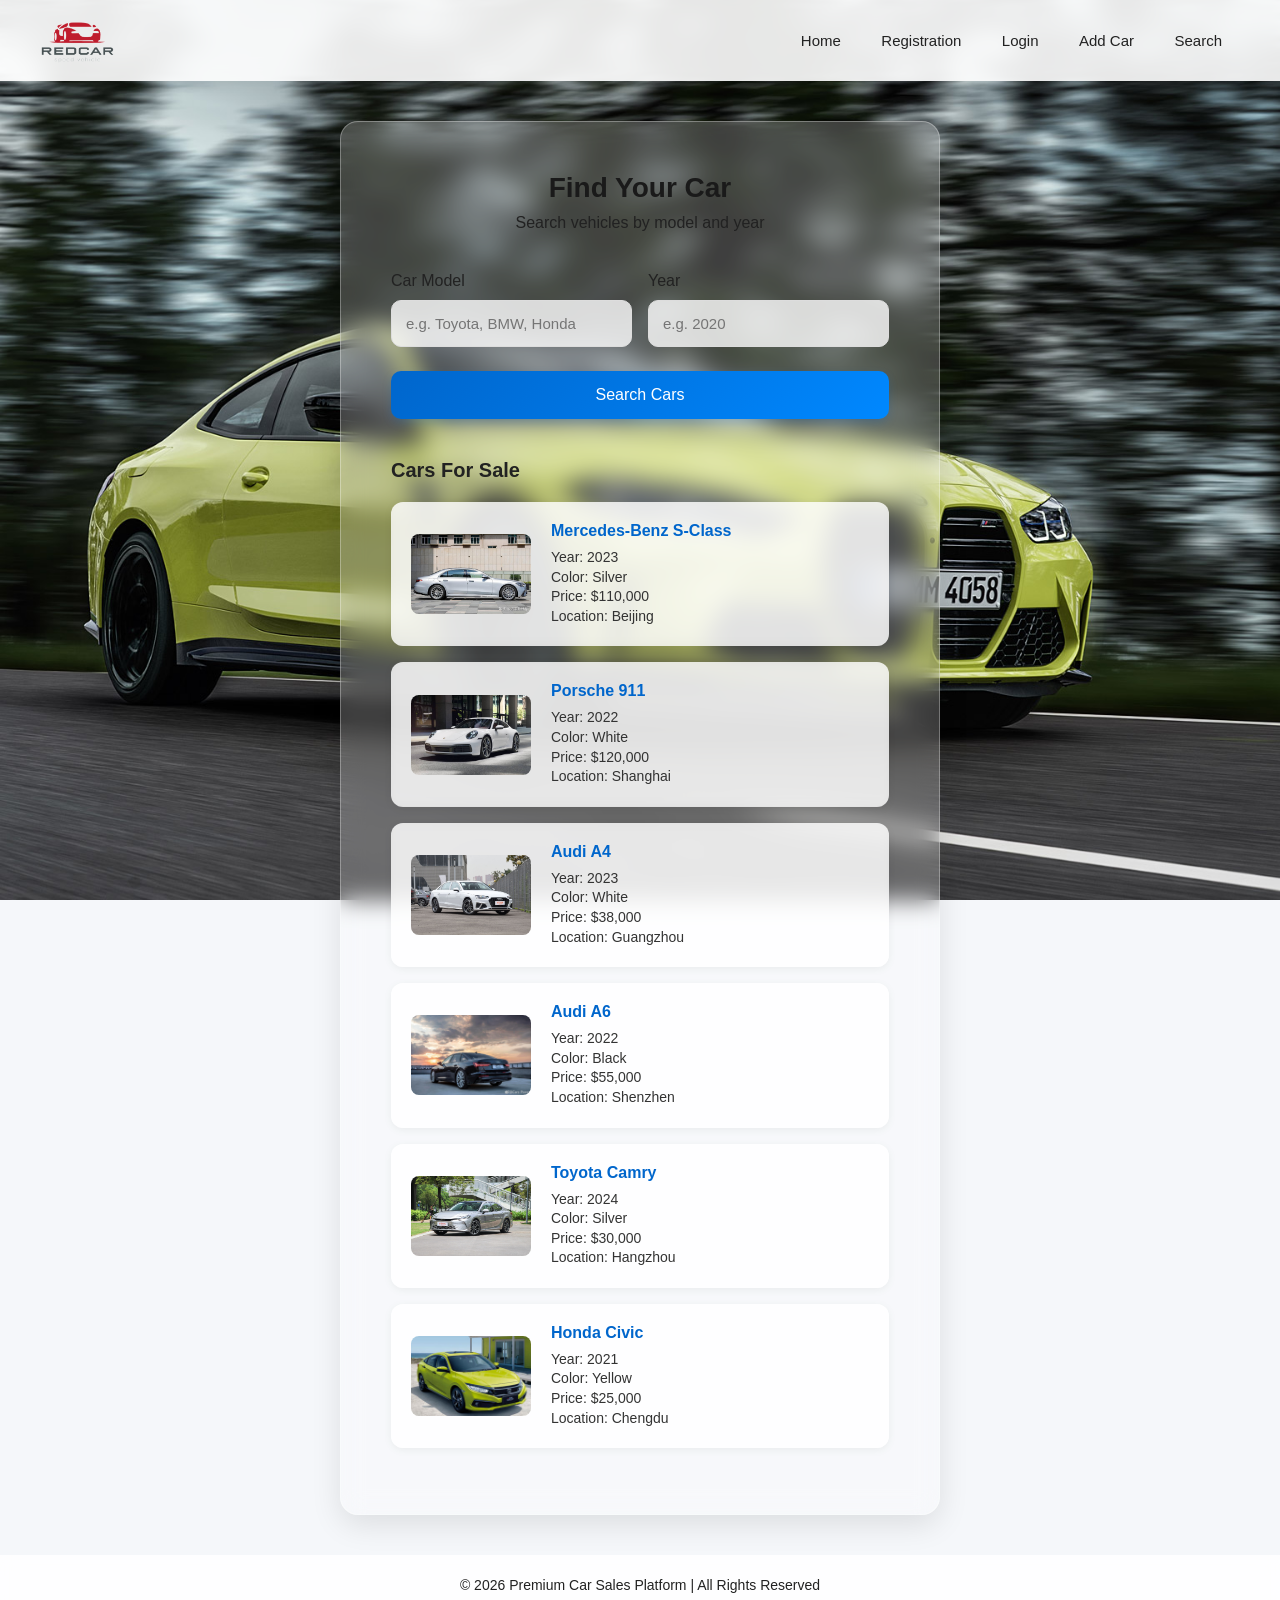
<file: Search.html>
<!DOCTYPE html>
<html lang="en">
<head>
    <meta charset="UTF-8">
    <meta name="viewport" content="width=device-width, initial-scale=1.0">
    <title>Car Sales - Search</title>
    <style>
        * {
            margin: 0;
            padding: 0;
            box-sizing: border-box;
            font-family: 'Segoe UI', Roboto, sans-serif;
        }

        body {
            background-color: #f5f7fa;
            background-image: url('background1.jpg');
            background-size: cover;
            background-position: center;
            background-attachment: fixed;
            min-height: 100vh;
            display: flex;
            flex-direction: column;
        }

        .navbar {
            display: flex;
            align-items: center;
            justify-content: space-between;
            background: rgba(255, 255, 255, 0.9);
            backdrop-filter: blur(10px);
            padding: 18px 40px;
            box-shadow: 0 4px 15px rgba(0,0,0,0.05);
            position: sticky;
            top: 0;
            z-index: 999;
        }

        .logo {
            height: 45px;
        }

        .nav-links a {
            margin: 0 18px;
            text-decoration: none;
            color: #222;
            font-weight: 500;
            font-size: 15px;
            transition: color 0.3s ease;
        }

        .nav-links a:hover {
            color: #0066cc;
        }

        .search-wrapper {
            flex: 1;
            display: flex;
            align-items: center;
            justify-content: center;
            padding: 40px 20px;
        }

        .search-container {
            max-width: 600px;
            width: 100%;
            background: rgba(255, 255, 255, 0.221);
            backdrop-filter: blur(12px);
            padding: 50px;
            border-radius: 18px;
            box-shadow: 0 10px 30px rgba(0,0,0,0.1);
            border: 1px solid rgba(255,255,255,0.3);
        }

        .search-container h2 {
            text-align: center;
            margin-bottom: 10px;
            color: #1a1a1a;
            font-size: 28px;
        }

        .subtitle {
            text-align: center;
            color: #222;
            font-weight: 500;
            margin-bottom: 40px;
            font-size: 16px;
        }

        .form-row {
            display: flex;
            gap: 16px;
            margin-bottom: 24px;
        }

        .form-group {
            flex: 1;
            margin-bottom: 24px;
        }

        .form-row .form-group {
            margin-bottom: 0;
        }

        label {
            display: block;
            margin-bottom: 10px;
            font-weight: 500;
            color: #222;
        }

        input, select {
            width: 100%;
            padding: 14px;
            border: 1px solid #ddd;
            border-radius: 10px;
            font-size: 15px;
            background: rgba(255,255,255,0.8);
            transition: all 0.3s ease;
        }

        input:focus, select:focus {
            outline: none;
            border-color: #0066cc;
            box-shadow: 0 0 0 3px rgba(0,102,204,0.15);
        }

        .search-btn {
            width: 100%;
            padding: 15px;
            background: linear-gradient(135deg, #0066cc, #0088ff);
            color: white;
            border: none;
            border-radius: 10px;
            font-size: 16px;
            font-weight: 500;
            cursor: pointer;
            transition: all 0.3s ease;
            box-shadow: 0 4px 10px rgba(0,102,204,0.2);
        }

        .search-btn:hover {
            transform: translateY(-2px);
            box-shadow: 0 6px 15px rgba(0,102,204,0.3);
        }

        .search-btn:active {
            transform: translateY(0);
        }

        .results {
            margin-top: 40px;
        }

        .results h3 {
            font-size: 20px;
            margin-bottom: 20px;
            color: #222;
        }

        .car-item {
            background: rgba(255,255,255,0.8);
            backdrop-filter: blur(4px);
            padding: 20px;
            border-radius: 12px;
            margin-bottom: 16px;
            box-shadow: 0 2px 8px rgba(0,0,0,0.06);
            display: flex;
            align-items: center;
            gap: 20px;
        }

        .car-image {
            width: 120px;
            height: 80px;
            object-fit: cover;
            border-radius: 8px;
        }

        .car-detail {
            flex: 1;
        }

        .car-detail h4 {
            color: #0066cc;
            margin-bottom: 8px;
        }

        .car-info {
            color: #333;
            font-size: 14px;
            line-height: 1.4;
        }

        footer {
            text-align: center;
            padding: 22px;
            color: #222;
            font-size: 14px;
            background: rgba(255,255,255,0.85);
            backdrop-filter: blur(10px);
        }

        @media (max-width: 768px) {
            .navbar {
                flex-direction: column;
                gap: 12px;
                padding: 18px 20px;
            }
            .nav-links a {
                margin: 0 10px;
                font-size: 14px;
            }
            .form-row {
                flex-direction: column;
                gap: 20px;
            }
            .search-container {
                padding: 35px 25px;
            }
            .car-item {
                flex-direction: column;
                text-align: center;
            }
        }
    </style>
</head>
<body>
    <div class="navbar">
        <img src="logo.png" alt="Car Sales Logo" class="logo">
        <div class="nav-links">
            <a href="home.html">Home</a>
            <a href="registration.html">Registration</a>
            <a href="login.html">Login</a>
            <a href="addcar.html">Add Car</a>
            <a href="search.html">Search</a>
        </div>
    </div>

    <div class="search-wrapper">
        <div class="search-container">
            <h2>Find Your Car</h2>
            <p class="subtitle">Search vehicles by model and year</p>

            <form id="searchForm">
                <div class="form-row">
                    <div class="form-group">
                        <label>Car Model</label>
                        <input type="text" id="model" placeholder="e.g. Toyota, BMW, Honda" required>
                    </div>
                    <div class="form-group">
                        <label>Year</label>
                        <input type="number" id="year" placeholder="e.g. 2020" min="2000" max="2026" required>
                    </div>
                </div>
                <button type="submit" class="search-btn">Search Cars</button>
            </form>

            <div class="results" id="results">
                <h3>Cars For Sale</h3>
                <div id="carList"></div>
            </div>
        </div>
    </div>

    <footer>
        © 2026 Premium Car Sales Platform | All Rights Reserved
    </footer>

    <script>
        const cars = [
            {
                model: "Mercedes-Benz S-Class",
                year: 2023,
                color: "Silver",
                price: "$110,000",
                location: "Beijing",
                image: "Mercedes-Benz S-Class.jpg"
            },
            {
                model: "Porsche 911",
                year: 2022,
                color: "White",
                price: "$120,000",
                location: "Shanghai",
                image: "Porsche 911.jpg"
            },
            {
                model: "Audi A4",
                year: 2023,
                color: "White",
                price: "$38,000",
                location: "Guangzhou",
                image: "Audi A4.jpg"
            },
            {
                model: "Audi A6",
                year: 2022,
                color: "Black",
                price: "$55,000",
                location: "Shenzhen",
                image: "Audi A6.jpg"
            },
            {
                model: "Toyota Camry",
                year: 2024,
                color: "Silver",
                price: "$30,000",
                location: "Hangzhou",
                image: "Camry.jpg"
            },
            {
                model: "Honda Civic",
                year: 2021,
                color: "Yellow",
                price: "$25,000",
                location: "Chengdu",
                image: "Civic.jpg"
            }
        ];

        const carList = document.getElementById("carList");
        const form = document.getElementById("searchForm");

        window.addEventListener("load", function() {
            showCars(cars);
        });

        form.addEventListener("submit", function (e) {
            e.preventDefault();
            const model = document.getElementById("model").value.toLowerCase();
            const year = parseInt(document.getElementById("year").value);

            const filtered = cars.filter(car =>
                car.model.toLowerCase().includes(model) && car.year === year
            );
            showCars(filtered);
        });

        function showCars(carArray) {
            carList.innerHTML = "";
            if (carArray.length === 0) {
                carList.innerHTML = `<p style="color:#333;">No cars found for your search.</p>`;
            } else {
                carArray.forEach(car => {
                    const div = document.createElement("div");
                    div.className = "car-item";
                    div.innerHTML = `
                        <img src="${car.image}" class="car-image" alt="${car.model}">
                        <div class="car-detail">
                            <h4>${car.model}</h4>
                            <div class="car-info">
                                Year: ${car.year}<br>
                                Color: ${car.color}<br>
                                Price: ${car.price}<br>
                                Location: ${car.location}
                            </div>
                        </div>
                    `;
                    carList.appendChild(div);
                });
            }
        }
    </script>
</body>
</html>
</file>
<file: style.css>
body {
    margin: 0;
    font-family: Arial;
    background: url('back.jpg') center/cover no-repeat;
}

/* NAV */
.nav {
    display: flex;
    align-items: center;
    justify-content: space-between;

    padding: 10px 24px;
    background: rgba(0,0,0,0.6);
    backdrop-filter: blur(10px);
}

.logo {
    height: 26px;
}

.nav-links {
    display: flex;
    gap: 20px;
}

.nav-links a {
    color: white;
    text-decoration: none;
    font-size: 14px;
    transition: 0.2s;
}

.nav-links a:hover {
    color: #00c6ff;
}

/* 卡片（关键：左右padding重新平衡🔥） */
.container {
    width: 400px;
    margin: 65px auto;

    padding: 30px 32px; /* ⭐ 左右加一点，解决“右边窄” */
    border-radius: 20px;

    background: rgba(255,255,255,0.2);
    backdrop-filter: blur(20px);

    box-shadow: 0 20px 50px rgba(0,0,0,0.4);
}

/* 表单 */
.form-group {
    position: relative;
    margin-bottom: 18px;
}

h2 {
    text-align: center;
    margin-bottom: 18px;
}

/* 输入框（核心修复🔥） */
input {
    width: 100%;
    padding: 12px 14px; /* ⭐ 左右对称 padding */

    border-radius: 8px;
    border: 1px solid rgba(255,255,255,0.3);
    background: transparent;

    box-sizing: border-box; /* ⭐ 防止宽度错位 */
}

/* 浮动 label */
label {
    position: absolute;
    left: 14px; /* ⭐ 跟 input padding 对齐 */
    top: 12px;
    transition: 0.25s;
    color: #555;
}

input:focus + label,
input:valid + label {
    top: -7px;
    font-size: 12px;
    color: #007BFF;
}

/* 错误提示 */
.error {
    color: red;
    font-size: 12px;
}

/* 密码输入框额外空间（避免挤压🔥） */
.password-group input {
    padding-right: 40px;
}

/* 👁 图标 */
#toggle {
    position: absolute;
    right: 14px;
    top: 50%;
    transform: translateY(-50%);
    cursor: pointer;
}

/* 强度条 */
.strength {
    height: 4px;
    background: linear-gradient(to right, red, yellow, green);
    width: 0;
    margin-top: 5px;
    border-radius: 4px;
}

/* 按钮 */
button {
    width: 100%;
    padding: 13px;
    border-radius: 10px;
    border: none;

    background: linear-gradient(135deg, #00c6ff, #0072ff);
    color: white;

    cursor: pointer;
    position: relative;
    font-size: 14px;
}

/* loading 动画 */
.spinner {
    position: absolute;
    width: 18px;
    height: 18px;

    border: 3px solid white;
    border-top: 3px solid transparent;
    border-radius: 50%;

    top: 50%;
    left: 50%;
    transform: translate(-50%, -50%);

    animation: spin 1s linear infinite;
    opacity: 0;
}

button.loading .spinner {
    opacity: 1;
}

button.loading .btn-text {
    opacity: 0;
}

@keyframes spin {
    to {
        transform: translate(-50%, -50%) rotate(360deg);
    }
}

/* 成功提示 */
#success {
    text-align: center;
    margin-top: 10px;
    opacity: 0;
    color: green;
    transition: 0.4s;
}
</file>
